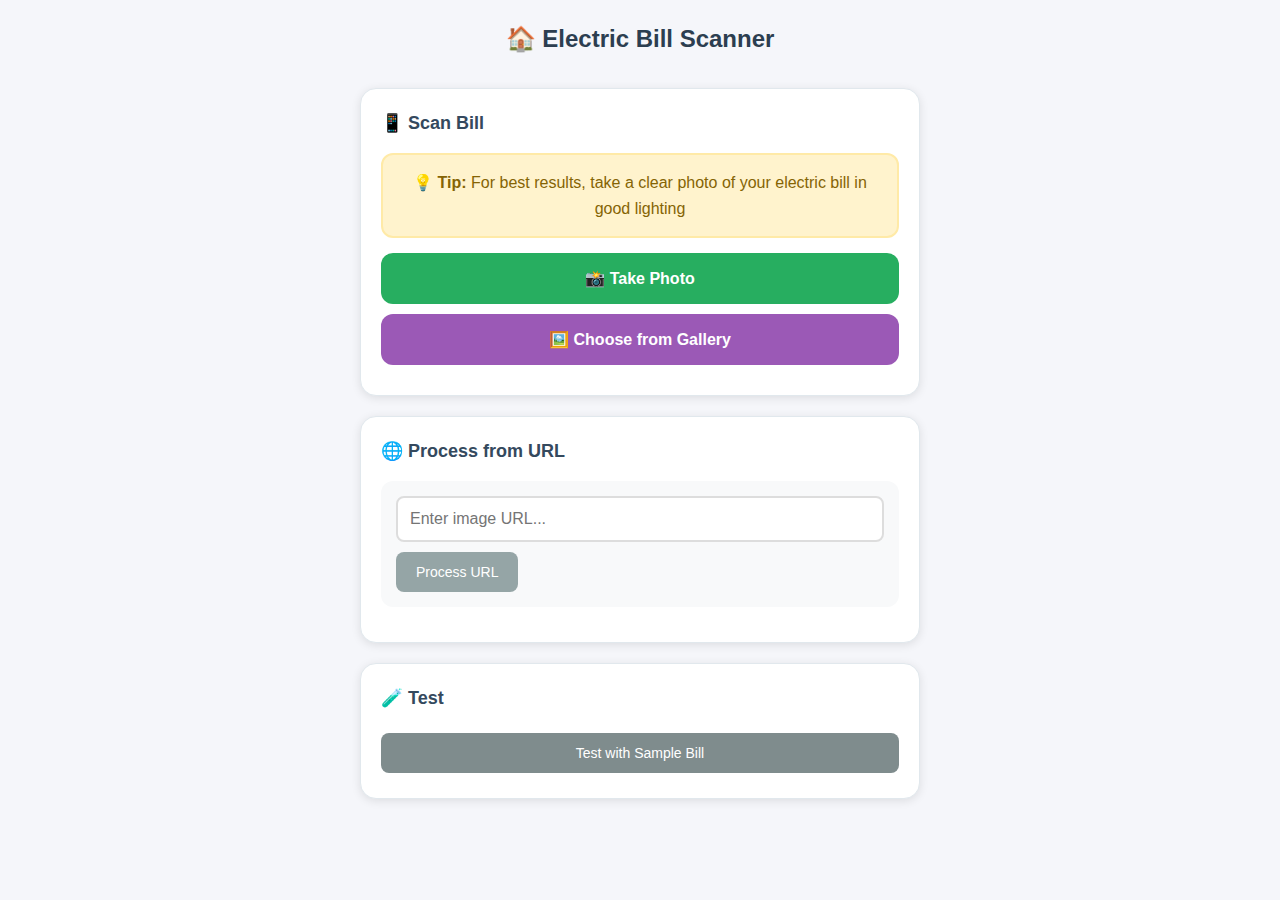
<file: templates/index.html>
<!DOCTYPE html>
<html lang="en">
<head>
    <meta charset="UTF-8">
    <meta name="viewport" content="width=device-width, initial-scale=1.0">
    <meta name="theme-color" content="#007bff">
    <link rel="manifest" href="/manifest.json">
    <title>Electric Bill Scanner</title>
    <style>
        * {
            box-sizing: border-box;
            margin: 0;
            padding: 0;
        }
        
        body {
            font-family: -apple-system, BlinkMacSystemFont, 'Segoe UI', Roboto, Oxygen, Ubuntu, Cantarell, sans-serif;
            background: #f5f6fa;
            color: #2c3e50;
            line-height: 1.6;
        }
        
        .container {
            max-width: 100%;
            padding: 20px;
            margin: 0 auto;
        }
        
        h1 {
            text-align: center;
            margin-bottom: 30px;
            color: #2c3e50;
            font-size: 24px;
        }
        
        .section {
            background: white;
            border-radius: 16px;
            padding: 20px;
            margin-bottom: 20px;
            box-shadow: 0 2px 10px rgba(0,0,0,0.1);
            border: 1px solid #e1e8ed;
        }
        
        .section h3 {
            display: flex;
            align-items: center;
            gap: 10px;
            margin-bottom: 15px;
            color: #34495e;
            font-size: 18px;
        }
        
        .mobile-upload-btn {
            display: block;
            width: 100%;
            padding: 16px;
            background: #3498db;
            color: white;
            border: none;
            border-radius: 12px;
            font-size: 16px;
            font-weight: 600;
            cursor: pointer;
            text-align: center;
            margin: 10px 0;
            transition: background 0.3s;
        }
        
        .mobile-upload-btn:hover {
            background: #2980b9;
        }
        
        .mobile-upload-btn.camera {
            background: #27ae60;
        }
        
        .mobile-upload-btn.camera:hover {
            background: #219a52;
        }
        
        .mobile-upload-btn.gallery {
            background: #9b59b6;
        }
        
        .mobile-upload-btn.gallery:hover {
            background: #8e44ad;
        }
        
        .hidden-input {
            display: none;
        }
        
        .preview-container {
            text-align: center;
            margin: 15px 0;
        }
        
        #imagePreview {
            max-width: 100%;
            max-height: 300px;
            border-radius: 12px;
            box-shadow: 0 4px 15px rgba(0,0,0,0.1);
        }
        
        .action-btn {
            display: block;
            width: 100%;
            padding: 16px;
            background: #e74c3c;
            color: white;
            border: none;
            border-radius: 12px;
            font-size: 16px;
            font-weight: 600;
            cursor: pointer;
            text-align: center;
            margin: 10px 0;
            transition: background 0.3s;
        }
        
        .action-btn.process {
            background: #f39c12;
        }
        
        .action-btn.process:hover {
            background: #e67e22;
        }
        
        .action-btn:hover {
            background: #c0392b;
        }
        
        .url-section {
            background: #f8f9fa;
            padding: 15px;
            border-radius: 12px;
            margin: 15px 0;
        }
        
        .url-input {
            width: 100%;
            padding: 12px;
            border: 2px solid #ddd;
            border-radius: 8px;
            font-size: 16px;
            margin-bottom: 10px;
        }
        
        .url-btn {
            background: #95a5a6;
            color: white;
            border: none;
            padding: 12px 20px;
            border-radius: 8px;
            cursor: pointer;
            font-size: 14px;
        }
        
        .result-section {
            background: white;
            border-radius: 16px;
            padding: 20px;
            margin-top: 20px;
            box-shadow: 0 2px 10px rgba(0,0,0,0.1);
            display: none;
        }
        
        .field {
            display: flex;
            justify-content: space-between;
            align-items: flex-start;
            padding: 12px 0;
            border-bottom: 1px solid #ecf0f1;
        }
        
        .field-label {
            font-weight: 600;
            color: #7f8c8d;
            flex: 1;
        }
        
        .field-value {
            flex: 2;
            text-align: right;
            color: #2c3e50;
            font-weight: 500;
        }
        
        .electric-bill-true {
            color: #27ae60;
            font-weight: bold;
        }
        
        .electric-bill-false {
            color: #e74c3c;
            font-weight: bold;
        }
        
        .loading {
            text-align: center;
            padding: 40px;
            color: #3498db;
        }
        
        .loading-spinner {
            width: 40px;
            height: 40px;
            border: 4px solid #f3f3f3;
            border-top: 4px solid #3498db;
            border-radius: 50%;
            animation: spin 1s linear infinite;
            margin: 0 auto 20px;
        }
        
        @keyframes spin {
            0% { transform: rotate(0deg); }
            100% { transform: rotate(360deg); }
        }
        
        .error-section {
            background: #ffeaa7;
            border: 2px solid #fdcb6e;
            border-radius: 12px;
            padding: 20px;
            margin: 20px 0;
            display: none;
        }
        
        .camera-warning {
            background: #fff3cd;
            border: 2px solid #ffeaa7;
            border-radius: 12px;
            padding: 15px;
            margin: 15px 0;
            text-align: center;
            color: #856404;
        }
        
        .test-btn {
            background: #7f8c8d;
            color: white;
            border: none;
            padding: 12px 20px;
            border-radius: 8px;
            cursor: pointer;
            font-size: 14px;
            width: 100%;
            margin: 5px 0;
        }
        
        @media (min-width: 768px) {
            .container {
                max-width: 600px;
            }
        }
    </style>
</head>
<body>
    <div class="container">
        <h1>🏠 Electric Bill Scanner</h1>
        
        <!-- Mobile Upload Section -->
        <div class="section">
            <h3>📱 Scan Bill</h3>
            
            <div class="camera-warning" id="cameraWarning">
                💡 <strong>Tip:</strong> For best results, take a clear photo of your electric bill in good lighting
            </div>
            
            <!-- Camera Button -->
            <button class="mobile-upload-btn camera" onclick="openCamera()">
                📸 Take Photo
            </button>
            
            <!-- Gallery Button -->
            <button class="mobile-upload-btn gallery" onclick="openGallery()">
                🖼️ Choose from Gallery
            </button>
            
            <!-- Hidden file input for gallery -->
            <input type="file" id="galleryInput" accept="image/*" class="hidden-input" onchange="handleFileSelect(this.files[0])">
            
            <!-- Hidden file input for camera (with capture attribute) -->
            <input type="file" id="cameraInput" accept="image/*" capture="environment" class="hidden-input" onchange="handleFileSelect(this.files[0])">
            
            <!-- Image Preview -->
            <div class="preview-container" id="previewContainer" style="display: none;">
                <img id="imagePreview" alt="Bill preview">
                <button class="action-btn process" onclick="processImage()">
                    🔍 Process This Image
                </button>
                <button class="action-btn" onclick="clearImage()">
                    ❌ Choose Different Image
                </button>
            </div>
        </div>

        <!-- URL Section -->
        <div class="section">
            <h3>🌐 Process from URL</h3>
            <div class="url-section">
                <input type="text" class="url-input" id="urlInput" placeholder="Enter image URL...">
                <button class="url-btn" onclick="processURL()">Process URL</button>
            </div>
        </div>

        <!-- Test Section -->
        <div class="section">
            <h3>🧪 Test</h3>
            <button class="test-btn" onclick="testSample()">Test with Sample Bill</button>
        </div>

        <!-- Results Section -->
        <div class="result-section" id="result">
            <h3>📄 Extracted Information</h3>
            <div class="field">
                <span class="field-label">Is Electric Bill:</span>
                <span id="isElectricBill" class="field-value"></span>
            </div>
            <div class="field">
                <span class="field-label">Recipient Name:</span>
                <span id="recipientName" class="field-value"></span>
            </div>
            <div class="field">
                <span class="field-label">Recipient Address:</span>
                <span id="recipientAddress" class="field-value"></span>
            </div>
            <div class="field">
                <span class="field-label">Account Number:</span>
                <span id="accountNumber" class="field-value"></span>
            </div>
            <div class="field">
                <span class="field-label">Date of Bill:</span>
                <span id="dateOfBill" class="field-value"></span>
            </div>
            <div class="field">
                <span class="field-label">Amount Due:</span>
                <span id="amountDue" class="field-value"></span>
            </div>
        </div>

        <!-- Error Section -->
        <div class="error-section" id="error">
            <h3>❌ Error</h3>
            <span id="errorMessage"></span>
        </div>

        <!-- Loading Section -->
        <div class="loading" id="loading" style="display: none;">
            <div class="loading-spinner"></div>
            <p>Processing your bill... Please wait.</p>
        </div>
    </div>

    <script>
        let currentFile = null;

        // Mobile-optimized file handling
        function openCamera() {
            document.getElementById('cameraInput').click();
        }

        function openGallery() {
            document.getElementById('galleryInput').click();
        }

        function handleFileSelect(file) {
            if (!file) return;
            
            currentFile = file;
            
            // Show preview
            const reader = new FileReader();
            reader.onload = function(e) {
                document.getElementById('imagePreview').src = e.target.result;
                document.getElementById('previewContainer').style.display = 'block';
            };
            reader.readAsDataURL(file);
        }

        function clearImage() {
            currentFile = null;
            document.getElementById('previewContainer').style.display = 'none';
            document.getElementById('cameraInput').value = '';
            document.getElementById('galleryInput').value = '';
        }

        async function processImage() {
            if (!currentFile) {
                showError('Please select an image first');
                return;
            }

            showLoading();
            
            const formData = new FormData();
            formData.append('file', currentFile);

            try {
                const response = await fetch('/scan', {
                    method: 'POST',
                    body: formData
                });
                
                const result = await response.json();
                displayResult(result);
            } catch (error) {
                showError('Upload failed: ' + error.message);
            } finally {
                hideLoading();
            }
        }

        async function processURL() {
            const urlInput = document.getElementById('urlInput');
            const url = urlInput.value.trim();
            
            if (!url) {
                showError('Please enter a URL');
                return;
            }

            showLoading();

            try {
                const response = await fetch('/process_url', {
                    method: 'POST',
                    headers: {
                        'Content-Type': 'application/json',
                    },
                    body: JSON.stringify({ url: url })
                });
                
                const result = await response.json();
                displayResult(result);
            } catch (error) {
                showError('URL processing failed: ' + error.message);
            } finally {
                hideLoading();
            }
        }

        async function testSample() {
            showLoading();
            try {
                const response = await fetch('/test_sample');
                const result = await response.json();
                displayResult(result);
            } catch (error) {
                showError('Test failed: ' + error.message);
            } finally {
                hideLoading();
            }
        }

        function displayResult(data) {
            if (data.error) {
                showError(data.error);
                return;
            }

            const isElectricBill = document.getElementById('isElectricBill');
            isElectricBill.textContent = data.is_electric_bill ? 'Yes' : 'No';
            isElectricBill.className = data.is_electric_bill ? 'field-value electric-bill-true' : 'field-value electric-bill-false';

            document.getElementById('recipientName').textContent = data.recipient_name || 'Not found';
            document.getElementById('recipientAddress').textContent = data.recipient_address || 'Not found';
            document.getElementById('accountNumber').textContent = data.account_number || 'Not found';
            document.getElementById('dateOfBill').textContent = data.date_of_bill || 'Not found';
            document.getElementById('amountDue').textContent = data.amount_due ? '$' + data.amount_due : 'Not found';
            
            document.getElementById('result').style.display = 'block';
            document.getElementById('error').style.display = 'none';
            
            // Scroll to results
            document.getElementById('result').scrollIntoView({ behavior: 'smooth' });
        }

        function showError(message) {
            document.getElementById('errorMessage').textContent = message;
            document.getElementById('error').style.display = 'block';
            document.getElementById('result').style.display = 'none';
            
            // Scroll to error
            document.getElementById('error').scrollIntoView({ behavior: 'smooth' });
        }

        function showLoading() {
            document.getElementById('loading').style.display = 'block';
            document.getElementById('result').style.display = 'none';
            document.getElementById('error').style.display = 'none';
        }

        function hideLoading() {
            document.getElementById('loading').style.display = 'none';
        }

        // PWA Registration
        if ('serviceWorker' in navigator) {
            window.addEventListener('load', () => {
                navigator.serviceWorker.register('/sw.js')
                    .then((registration) => {
                        console.log('SW registered: ', registration);
                    })
                    .catch((registrationError) => {
                        console.log('SW registration failed: ', registrationError);
                    });
            });
        }

        // Add some basic analytics
        console.log('Electric Bill Scanner loaded successfully');
    </script>
</body>
</html>
</file>
